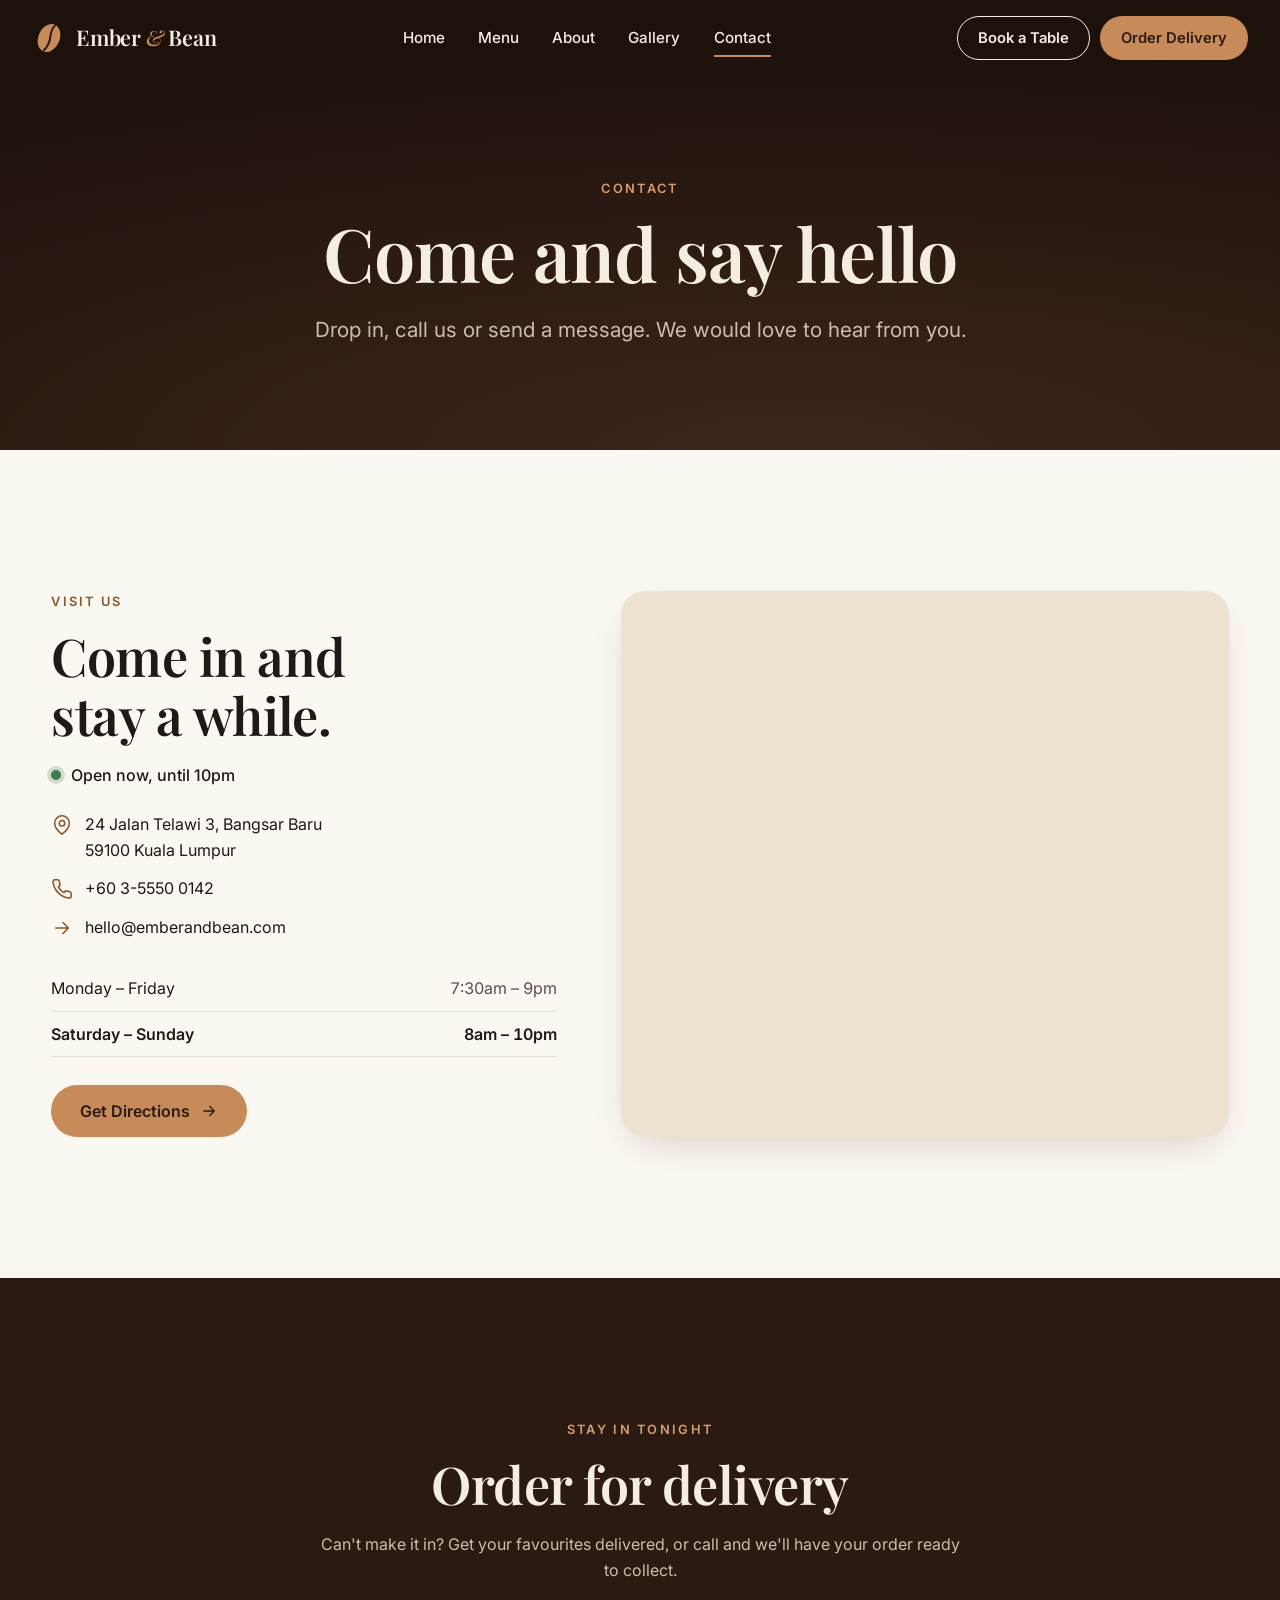
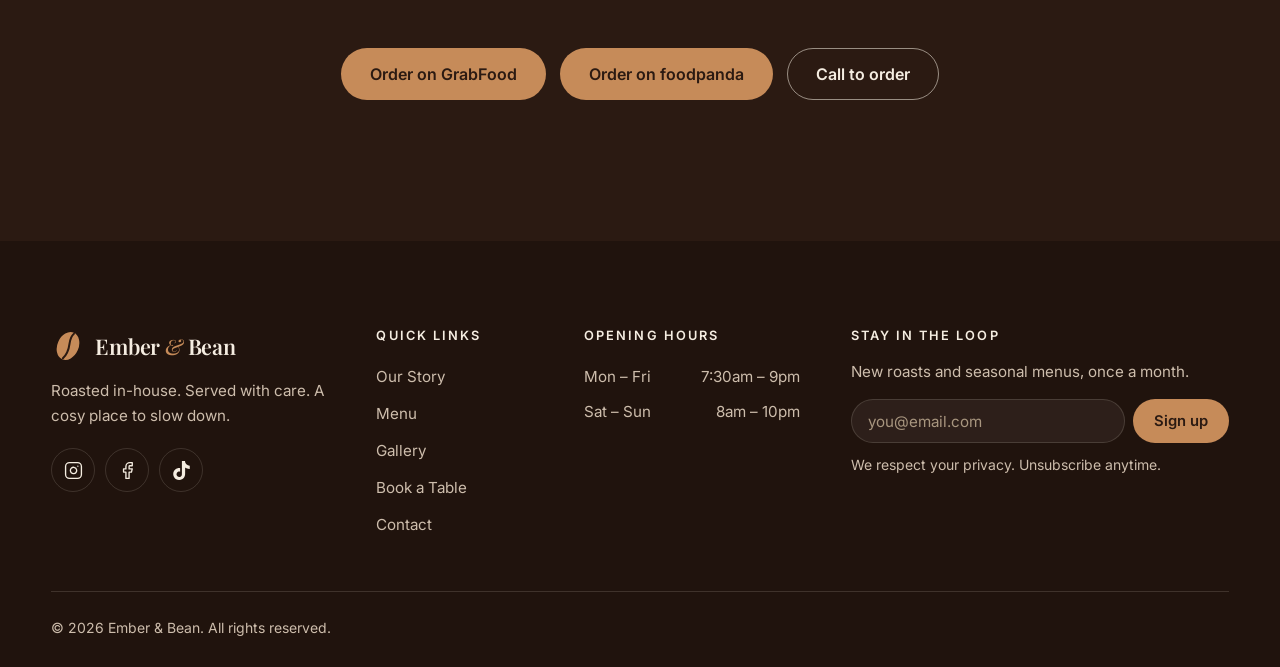
<file: contact.html>
<!DOCTYPE html>
<html lang="en-GB">
<head>
  <meta charset="utf-8">
  <meta name="viewport" content="width=device-width, initial-scale=1">
  <title>Contact | Ember &amp; Bean, Bangsar</title>
  <meta name="description" content="Find Ember &amp; Bean at 24 Jalan Telawi 3, Bangsar Baru, Kuala Lumpur. See our address, phone, email, opening hours, map and delivery options.">
  <meta name="theme-color" content="#2B1A12">
  <meta property="og:type" content="website">
  <meta property="og:site_name" content="Ember &amp; Bean">
  <meta property="og:title" content="Contact | Ember &amp; Bean, Bangsar">
  <meta property="og:description" content="Find Ember &amp; Bean at 24 Jalan Telawi 3, Bangsar Baru, Kuala Lumpur. See our address, phone, email, opening hours, map and delivery options.">
  <meta property="og:url" content="https://morshedsheikh11.github.io/ember-and-bean/contact.html">
  <meta property="og:image" content="https://images.unsplash.com/photo-1511081692775-05d0f180a065?w=1200&amp;h=630&amp;fit=crop&amp;q=70&amp;auto=format">
  <link rel="icon" href="data:image/svg+xml,%3Csvg xmlns='http://www.w3.org/2000/svg' viewBox='0 0 32 32'%3E%3Crect width='32' height='32' rx='8' fill='%232B1A12'/%3E%3Cellipse cx='16' cy='16' rx='8' ry='11' transform='rotate(24 16 16)' fill='%23C68B59'/%3E%3Cpath d='M20 6.500C14 12 19 19 12 25.500' stroke='%232B1A12' stroke-width='2' fill='none'/%3E%3C/svg%3E">
  <link rel="preconnect" href="https://fonts.googleapis.com">
  <link rel="preconnect" href="https://fonts.gstatic.com" crossorigin>
  <link rel="preconnect" href="https://images.unsplash.com">
  <link rel="stylesheet" href="https://fonts.googleapis.com/css2?family=Inter:wght@400;500;600&amp;family=Playfair+Display:ital,wght@0,500;0,600;0,700;1,500&amp;display=swap">
  <link rel="stylesheet" href="style.css?v=2">
  <script>document.documentElement.classList.add('js')</script>
</head>
<body>

<svg width="0" height="0" style="position:absolute" aria-hidden="true">
  <defs>
    <symbol id="i-menu" viewBox="0 0 24 24"><path d="M4 7h16M4 12h16M4 17h16"/></symbol>
    <symbol id="i-x" viewBox="0 0 24 24"><path d="M18 6 6 18M6 6l12 12"/></symbol>
    <symbol id="i-plus" viewBox="0 0 24 24"><path d="M12 5v14M5 12h14"/></symbol>
    <symbol id="i-minus" viewBox="0 0 24 24"><path d="M5 12h14"/></symbol>
    <symbol id="i-check" viewBox="0 0 24 24"><path d="M20 6 9 17l-5-5"/></symbol>
    <symbol id="i-arrow" viewBox="0 0 24 24"><path d="M5 12h14M13 6l6 6-6 6"/></symbol>
    <symbol id="i-bag" viewBox="0 0 24 24"><path d="M6 2 3 6v14a2 2 0 0 0 2 2h14a2 2 0 0 0 2-2V6l-3-4ZM3 6h18M16 10a4 4 0 0 1-8 0"/></symbol>
    <symbol id="i-truck" viewBox="0 0 24 24"><path d="M14 18V6a2 2 0 0 0-2-2H4a2 2 0 0 0-2 2v11a1 1 0 0 0 1 1h2M15 18H9M19 18h2a1 1 0 0 0 1-1v-3.650a1 1 0 0 0-.22-.624l-3.480-4.350A1 1 0 0 0 17.520 8H14"/><circle cx="17" cy="18" r="2"/><circle cx="7" cy="18" r="2"/></symbol>
    <symbol id="i-clock" viewBox="0 0 24 24"><circle cx="12" cy="12" r="10"/><path d="M12 6v6l4 2"/></symbol>
    <symbol id="i-pin" viewBox="0 0 24 24"><path d="M20 10c0 6-8 12-8 12s-8-6-8-12a8 8 0 0 1 16 0Z"/><circle cx="12" cy="10" r="3"/></symbol>
    <symbol id="i-phone" viewBox="0 0 24 24"><path d="M22 16.920v3a2 2 0 0 1-2.180 2 19.790 19.790 0 0 1-8.630-3.070 19.500 19.500 0 0 1-6-6 19.790 19.790 0 0 1-3.070-8.670A2 2 0 0 1 4.110 2h3a2 2 0 0 1 2 1.720 12.840 12.840 0 0 0 .7 2.810 2 2 0 0 1-.45 2.110L8.090 9.910a16 16 0 0 0 6 6l1.270-1.270a2 2 0 0 1 2.110-.45 12.840 12.840 0 0 0 2.810.7A2 2 0 0 1 22 16.920z"/></symbol>
    <symbol id="i-flame" viewBox="0 0 24 24"><path d="M8.500 14.500A2.500 2.500 0 0 0 11 12c0-1.380-.5-2-1-3-1.072-2.143-.224-4.054 2-6 .5 2.500 2 4.900 4 6.500 2 1.600 3 3.500 3 5.500a7 7 0 1 1-14 0c0-1.153.433-2.294 1-3a2.500 2.500 0 0 0 2.500 2.500z"/></symbol>
    <symbol id="i-leaf" viewBox="0 0 24 24"><path d="M11 20A7 7 0 0 1 9.800 6.100C15.500 5 17 4.480 19 2c1 2 2 4.180 2 8 0 5.500-4.780 10-10 10ZM2 21c0-3 1.850-5.360 5.080-6C9.500 14.520 12 13 13 12"/></symbol>
    <symbol id="i-calendar" viewBox="0 0 24 24"><rect x="3" y="4" width="18" height="18" rx="2"/><path d="M8 2v4M16 2v4M3 10h18"/></symbol>
    <symbol id="i-drop" viewBox="0 0 24 24"><path d="M12 22a7 7 0 0 0 7-7c0-2-1-3.900-3-5.500s-3.500-4-4-6.500c-.5 2.500-2 4.900-4 6.500C6 11.100 5 13 5 15a7 7 0 0 0 7 7z"/></symbol>
    <symbol id="i-cup" viewBox="0 0 24 24"><path d="M17 8h1a4 4 0 1 1 0 8h-1M3 8h14v9a4 4 0 0 1-4 4H7a4 4 0 0 1-4-4ZM6 2v2M10 2v2M14 2v2"/></symbol>
    <symbol id="i-replay" viewBox="0 0 24 24"><path d="M3 12a9 9 0 1 0 9-9 9.750 9.750 0 0 0-6.740 2.740L3 8M3 3v5h5"/></symbol>
    <symbol id="i-star" viewBox="0 0 24 24"><path class="fill" d="m12 2 3.090 6.260L22 9.270l-5 4.870 1.180 6.880L12 17.770l-6.180 3.250L7 14.140 2 9.270l6.910-1.010L12 2Z"/></symbol>
    <symbol id="i-instagram" viewBox="0 0 24 24"><rect x="2" y="2" width="20" height="20" rx="5"/><path d="M16 11.370A4 4 0 1 1 12.630 8 4 4 0 0 1 16 11.370zM17.500 6.500h.01"/></symbol>
    <symbol id="i-facebook" viewBox="0 0 24 24"><path d="M18 2h-3a5 5 0 0 0-5 5v3H7v4h3v8h4v-8h3l1-4h-4V7a1 1 0 0 1 1-1h3z"/></symbol>
    <symbol id="i-tiktok" viewBox="0 0 24 24"><path class="fill" d="M12.525.02c1.310-.02 2.610-.01 3.910-.02.08 1.530.63 3.090 1.750 4.170 1.120 1.110 2.700 1.620 4.240 1.790v4.030c-1.440-.05-2.890-.35-4.200-.97-.57-.26-1.100-.59-1.620-.93-.01 2.920.01 5.840-.02 8.750-.08 1.400-.54 2.790-1.350 3.940-1.310 1.920-3.580 3.170-5.910 3.210-1.430.08-2.860-.31-4.080-1.030-2.020-1.190-3.440-3.370-3.650-5.710-.02-.5-.03-1-.01-1.490.18-1.900 1.120-3.720 2.580-4.960 1.660-1.440 3.980-2.130 6.150-1.720.02 1.480-.04 2.960-.04 4.440-.99-.32-2.150-.23-3.020.37-.63.41-1.110 1.040-1.360 1.750-.21.51-.15 1.070-.14 1.610.24 1.640 1.820 3.020 3.500 2.870 1.120-.01 2.190-.66 2.770-1.610.19-.33.4-.67.41-1.060.1-1.790.06-3.570.07-5.360.01-4.030-.01-8.050.02-12.070z"/></symbol>
    <symbol id="logo-mark" viewBox="0 0 40 40">
      <ellipse class="lm-bean" cx="20" cy="20" rx="12.500" ry="17" transform="rotate(24 20 20)"/>
      <path class="lm-crease" d="M27 5.500C18 13 26 23 14 34.500"/>
    </symbol>
  </defs>
</svg>

<a class="skip-link" href="#main">Skip to content</a>

<header class="nav" id="nav">
  <div class="nav__inner">
    <a class="logo" href="index.html" aria-label="Ember &amp; Bean home">
        <svg class="logo__mark" aria-hidden="true"><use href="#logo-mark"/></svg>
        <span class="logo__text">Ember <em>&amp;</em> Bean</span>
    </a>

    <nav class="nav__links" aria-label="Main">
      <a href="index.html">Home</a>
      <a href="menu.html">Menu</a>
      <a href="about.html">About</a>
      <a href="gallery.html">Gallery</a>
      <a href="contact.html" class="is-active" aria-current="page">Contact</a>
    </nav>

    <div class="nav__actions">
      <a class="btn btn--outline btn--sm nav__book" href="book.html">Book a Table</a>
      <a class="btn btn--primary btn--sm" href="contact.html#delivery">Order Delivery</a>
      <button class="nav__toggle" id="navToggle" aria-expanded="false" aria-controls="mobileMenu" aria-label="Open menu">
        <svg class="icon" aria-hidden="true"><use href="#i-menu"/></svg>
      </button>
    </div>
  </div>

  <div class="mobile-menu" id="mobileMenu" hidden>
    <nav aria-label="Mobile">
      <a href="index.html">Home</a>
      <a href="menu.html">Menu</a>
      <a href="about.html">About</a>
      <a href="gallery.html">Gallery</a>
      <a href="contact.html" class="is-active" aria-current="page">Contact</a>
    </nav>
    <a class="btn btn--outline btn--block" href="book.html">Book a Table</a>
  </div>
</header>

<main id="main">

<section class="page-hero">
  <div class="container">
    <p class="eyebrow eyebrow--light">Contact</p>
    <h1>Come and say hello</h1>
    <p>Drop in, call us or send a message. We would love to hear from you.</p>
  </div>
</section>

<section class="section visit">
  <div class="container visit__grid">
    <div class="visit__info">
      <p class="eyebrow reveal">Visit us</p>
      <h2 class="reveal">Come in and stay a while.</h2>
      <p class="open-now reveal" id="openNow"></p>
      <ul class="contact reveal">
        <li><svg class="icon" aria-hidden="true"><use href="#i-pin"/></svg><span>24 Jalan Telawi 3, Bangsar Baru<br>59100 Kuala Lumpur</span></li>
        <li><svg class="icon" aria-hidden="true"><use href="#i-phone"/></svg><a href="tel:+60355500142">+60 3-5550 0142</a></li>
        <li><svg class="icon" aria-hidden="true"><use href="#i-arrow"/></svg><a href="mailto:hello@emberandbean.com">hello@emberandbean.com</a></li>
      </ul>
      <table class="hours reveal" id="hoursTable">
        <caption class="sr-only">Opening hours</caption>
        <tbody>
          <tr data-days="1,2,3,4,5"><th scope="row">Monday – Friday</th><td>7:30am – 9pm</td></tr>
          <tr data-days="0,6"><th scope="row">Saturday – Sunday</th><td>8am – 10pm</td></tr>
        </tbody>
      </table>
      <a class="btn btn--primary reveal" href="https://www.google.com/maps/dir/?api=1&amp;destination=24+Jalan+Telawi+3%2C+Bangsar+Baru%2C+59100+Kuala+Lumpur%2C+Malaysia" target="_blank" rel="noopener">Get Directions <svg class="icon icon--sm" aria-hidden="true"><use href="#i-arrow"/></svg></a>
    </div>
    <div class="visit__map reveal">
      <iframe title="Map showing Ember &amp; Bean at 24 Jalan Telawi 3, Bangsar Baru" src="https://maps.google.com/maps?q=24+Jalan+Telawi+3%2C+Bangsar+Baru%2C+59100+Kuala+Lumpur%2C+Malaysia&amp;z=16&amp;output=embed" loading="lazy" referrerpolicy="no-referrer-when-downgrade"></iframe>
    </div>
  </div>
</section>

<section class="section delivery" id="delivery">
  <div class="container">
    <div class="section__head">
      <p class="eyebrow eyebrow--light reveal">Stay in tonight</p>
      <h2 class="reveal">Order for delivery</h2>
      <p class="reveal">Can't make it in? Get your favourites delivered, or call and we'll have your order ready to collect.</p>
    </div>
    <div class="delivery__buttons reveal">
      <a class="btn btn--primary" href="https://food.grab.com/my/en/" target="_blank" rel="noopener">Order on GrabFood</a>
      <a class="btn btn--primary" href="https://www.foodpanda.my/" target="_blank" rel="noopener">Order on foodpanda</a>
      <a class="btn btn--light" href="tel:+60355500142">Call to order</a>
    </div>
  </div>
</section>

</main>

<footer class="footer">
  <!-- Photos: Unsplash (unsplash.com), free to use under the Unsplash Licence. -->
  <div class="container footer__grid">
    <div class="footer__brand">
      <a class="logo logo--light" href="index.html" aria-label="Ember &amp; Bean home">
        <svg class="logo__mark" aria-hidden="true"><use href="#logo-mark"/></svg>
        <span class="logo__text">Ember <em>&amp;</em> Bean</span>
      </a>
      <p>Roasted in-house. Served with care. A cosy place to slow down.</p>
      <ul class="socials">
        <li><a href="https://instagram.com/emberandbean" target="_blank" rel="noopener" aria-label="Instagram"><svg class="icon" aria-hidden="true"><use href="#i-instagram"/></svg></a></li>
        <li><a href="https://facebook.com/emberandbean" target="_blank" rel="noopener" aria-label="Facebook"><svg class="icon" aria-hidden="true"><use href="#i-facebook"/></svg></a></li>
        <li><a href="https://tiktok.com/@emberandbean" target="_blank" rel="noopener" aria-label="TikTok"><svg class="icon" aria-hidden="true"><use href="#i-tiktok"/></svg></a></li>
      </ul>
    </div>
    <div>
      <h2 class="footer__title">Quick links</h2>
      <ul class="footer__links">
        <li><a href="about.html">Our Story</a></li>
        <li><a href="menu.html">Menu</a></li>
        <li><a href="gallery.html">Gallery</a></li>
        <li><a href="book.html">Book a Table</a></li>
        <li><a href="contact.html">Contact</a></li>
      </ul>
    </div>
    <div>
      <h2 class="footer__title">Opening hours</h2>
      <ul class="footer__hours">
        <li><span>Mon – Fri</span><span>7:30am – 9pm</span></li>
        <li><span>Sat – Sun</span><span>8am – 10pm</span></li>
      </ul>
    </div>
    <div>
      <h2 class="footer__title">Stay in the loop</h2>
      <p>New roasts and seasonal menus, once a month.</p>
      <!-- To collect sign-ups, connect a mailing service: set its address as the action and name the field. -->
      <form class="newsletter" action="#newsletter-confirmed">
        <label class="sr-only" for="nlEmail">Email address</label>
        <input id="nlEmail" type="email" autocomplete="email" placeholder="you@email.com" required>
        <button class="btn btn--primary btn--sm" type="submit">Sign up</button>
      </form>
      <p class="newsletter__msg" id="newsletter-confirmed">Thanks! You're on the list.</p>
      <p class="newsletter__note">We respect your privacy. Unsubscribe anytime.</p>
    </div>
  </div>
  <div class="container footer__bottom">
    <p>&copy; 2026 Ember &amp; Bean. All rights reserved.</p>
  </div>
</footer>

<script src="script.js?v=2" defer></script>
</body>
</html>
</file>
<file: style.css>
/* Ember & Bean ------------------------------------------------------------ */
:root {
  --color-primary: #2B1A12;
  --color-primary-light: #3A261B;
  --color-primary-lighter: #4A3226;
  --color-bg: #F5EDE1;
  --color-bg-dark: #EDE1D0;
  --color-bg-alt: #FBF7F1;
  --color-accent: #C68B59;
  --color-accent-light: #D69C6B;
  --color-accent-dark: #8A5529; /* caramel dark enough for text on cream */
  --color-text: #1F1A17;
  --color-text-muted: #5C4F46;
  --color-text-on-dark: #F5EDE1;
  --color-text-on-dark-muted: #CDBDAC;
  --color-border: rgba(43, 26, 18, .12);
  --color-border-on-dark: rgba(245, 237, 225, .14);
  --color-error: #A8321F;
  --color-success: #3E7A4E;

  --font-heading: "Playfair Display", Georgia, "Times New Roman", serif;
  --font-body: "Inter", system-ui, -apple-system, "Segoe UI", Roboto, sans-serif;

  --r-sm: 10px;
  --r: 16px;
  --r-lg: 24px;
  --shadow-sm: 0 2px 10px rgba(43, 26, 18, .06);
  --shadow: 0 14px 40px -14px rgba(43, 26, 18, .22);
  --shadow-lg: 0 30px 70px -24px rgba(43, 26, 18, .38);

  --ease: cubic-bezier(.22, .7, .25, 1);
  --nav-h: 76px;
}

*, *::before, *::after { box-sizing: border-box; }
html { scroll-behavior: smooth; scroll-padding-top: calc(var(--nav-h) + 12px); -webkit-text-size-adjust: 100%; }
body {
  margin: 0;
  font-family: var(--font-body);
  font-size: 1rem;
  line-height: 1.65;
  color: var(--color-text);
  background: var(--color-primary);
  -webkit-font-smoothing: antialiased;
  overflow-x: clip;
}
body.is-locked { overflow: hidden; }
img, svg, iframe { display: block; max-width: 100%; }
img { height: auto; background: var(--color-bg-dark); }
ul, ol { list-style: none; margin: 0; padding: 0; }
figure, blockquote, dl, dd { margin: 0; }
h1, h2, h3 { font-family: var(--font-heading); font-weight: 600; line-height: 1.14; margin: 0; letter-spacing: -.01em; text-wrap: balance; }
h2 { font-size: clamp(2rem, 1.4rem + 2.4vw, 3.25rem); }
h3 { font-size: 1.3rem; }
p { margin: 0 0 1em; text-wrap: pretty; }
a { color: inherit; }
button, input, select, textarea { font: inherit; color: inherit; }
button { cursor: pointer; }
:focus-visible { outline: 2.5px solid var(--color-accent); outline-offset: 3px; border-radius: 4px; }
[hidden] { display: none !important; }

.icon { width: 22px; height: 22px; fill: none; stroke: currentColor; stroke-width: 1.7; stroke-linecap: round; stroke-linejoin: round; flex: none; }
.icon--sm { width: 18px; height: 18px; }
.fill { fill: currentColor; stroke: none; }
.sr-only { position: absolute; width: 1px; height: 1px; overflow: hidden; clip-path: inset(50%); white-space: nowrap; }

.skip-link { position: fixed; left: 16px; top: -60px; z-index: 200; background: var(--color-bg); color: var(--color-text); padding: 10px 16px; border-radius: var(--r-sm); transition: top .2s; }
.skip-link:focus { top: 12px; }

.container { width: min(1240px, 100% - clamp(40px, 8vw, 112px)); margin-inline: auto; }
.section { padding-block: clamp(80px, 11vw, 150px); background: var(--color-bg-alt); position: relative; }
.section__head { max-width: 640px; margin: 0 auto clamp(40px, 5vw, 64px); text-align: center; }
.section__head p:last-child { color: var(--color-text-muted); margin: 18px 0 0; }
.eyebrow { font-size: .8rem; font-weight: 600; letter-spacing: .18em; text-transform: uppercase; color: var(--color-accent-dark); margin: 0 0 14px; }
.section__head .eyebrow { margin-bottom: 14px; color: var(--color-accent-dark); }
.eyebrow--light, .section__head .eyebrow--light { color: var(--color-accent-light); }
.lead { font-size: 1.125rem; }

/* Buttons ----------------------------------------------------------------- */
.btn {
  display: inline-flex; align-items: center; justify-content: center; gap: 10px;
  min-height: 52px; padding: 0 28px;
  font-weight: 600; font-size: 1rem; text-decoration: none; white-space: nowrap;
  border-radius: 999px; border: 1.5px solid transparent; background: none;
  transition: transform .3s var(--ease), background-color .3s var(--ease), color .3s var(--ease), border-color .3s var(--ease), box-shadow .3s var(--ease);
}
.btn:active { transform: translateY(0) scale(.98); }
.btn--sm { min-height: 44px; padding: 0 20px; font-size: .925rem; }
.btn--block { width: 100%; }
.btn--primary { background: var(--color-accent); color: var(--color-primary); }
.btn--primary:hover { background: var(--color-accent-light); transform: translateY(-2px); box-shadow: 0 12px 26px -10px rgba(198, 139, 89, .75); }
.btn--light { background: transparent; color: var(--color-bg); border-color: rgba(245, 237, 225, .55); }
.btn--light:hover { background: var(--color-bg); color: var(--color-primary); border-color: var(--color-bg); transform: translateY(-2px); }
.btn--outline { color: inherit; border-color: currentColor; }
.btn--outline:hover { background: var(--color-bg); color: var(--color-primary); border-color: var(--color-bg); transform: translateY(-2px); }
.btn--outline-dark { color: var(--color-primary); border-color: var(--color-primary); }
.btn--outline-dark:hover { background: var(--color-primary); color: var(--color-bg); transform: translateY(-2px); }

/* Nav --------------------------------------------------------------------- */
.nav { position: fixed; inset: 0 0 auto; z-index: 60; color: var(--color-bg); transition: background-color .4s var(--ease), color .4s var(--ease), box-shadow .4s var(--ease); }
.nav__inner { height: var(--nav-h); width: min(1320px, 100% - clamp(32px, 5vw, 80px)); margin-inline: auto; display: flex; align-items: center; justify-content: space-between; gap: 24px; }
.nav.is-solid { background: rgba(251, 247, 241, .92); backdrop-filter: blur(14px); -webkit-backdrop-filter: blur(14px); color: var(--color-primary); box-shadow: 0 1px 0 var(--color-border); }
.nav.is-solid .btn--outline:hover { background: var(--color-primary); color: var(--color-bg); border-color: var(--color-primary); }
.nav.is-open { background: var(--color-primary); color: var(--color-bg); box-shadow: none; }

.logo { display: inline-flex; align-items: center; gap: 10px; text-decoration: none; color: inherit; }
.logo__mark { width: 34px; height: 34px; }
.lm-bean { fill: var(--color-accent); }
.lm-crease { fill: none; stroke: var(--color-primary); stroke-width: 2.4; stroke-linecap: round; }
.logo__text { font-family: var(--font-heading); font-size: 1.35rem; font-weight: 600; letter-spacing: -.01em; white-space: nowrap; }
.logo__text em { color: var(--color-accent); font-weight: 500; }
.nav.is-solid:not(.is-open) .logo__text em { color: var(--color-accent-dark); }

.nav__links { display: flex; gap: clamp(20px, 2.6vw, 38px); }
.nav__links a { position: relative; text-decoration: none; font-size: .95rem; font-weight: 500; padding: 8px 0; }
.nav__links a::after { content: ""; position: absolute; left: 0; right: 0; bottom: 2px; height: 1.5px; background: var(--color-accent); transform: scaleX(0); transform-origin: left; transition: transform .35s var(--ease); }
.nav__links a:hover::after, .nav__links a.is-active::after { transform: scaleX(1); }
.nav__actions { display: flex; align-items: center; gap: 10px; }
.nav__toggle { display: none; width: 44px; height: 44px; align-items: center; justify-content: center; background: none; border: 0; border-radius: var(--r-sm); margin-right: -8px; }

.mobile-menu { position: absolute; top: var(--nav-h); left: 0; right: 0; height: calc(100dvh - var(--nav-h)); background: var(--color-primary); padding: 16px clamp(20px, 5vw, 40px) 32px; display: flex; flex-direction: column; gap: 24px; overflow-y: auto; animation: menu-in .35s var(--ease); }
.mobile-menu nav a { display: block; padding: 14px 0; font-family: var(--font-heading); font-size: 1.75rem; text-decoration: none; border-bottom: 1px solid var(--color-border-on-dark); }
.mobile-menu .btn--outline:hover { background: var(--color-bg); color: var(--color-primary); }
@keyframes menu-in { from { opacity: 0; transform: translateY(-10px); } }

/* Hero -------------------------------------------------------------------- */
.hero { position: relative; height: 460vh; background: var(--color-primary); }
.hero.is-auto { height: auto; }
.hero__sticky { position: sticky; top: 0; height: 100vh; height: 100svh; overflow: hidden; background: radial-gradient(120% 90% at 62% 100%, #3d2519 0%, var(--color-primary) 58%, #1d110b 100%); }
.hero__glow { position: absolute; left: 62%; bottom: -8%; width: 90vmin; height: 90vmin; transform: translateX(-50%); border-radius: 50%; background: radial-gradient(closest-side, rgba(198, 139, 89, .34), rgba(198, 139, 89, 0)); opacity: .9; pointer-events: none; }
.hero__stage { position: absolute; right: max(2vw, calc(50% - 720px)); bottom: 0; width: min(64vw, 100svh); height: min(64vw, 100svh); transform-origin: 43% 72%; will-change: transform; }
.hero__stage svg { width: 100%; height: 100%; overflow: visible; }
.hero__canvas { position: absolute; inset: 0; width: 100%; height: 100%; pointer-events: none; }

.hero__copy { position: absolute; inset: 0; display: grid; align-items: center; width: min(1240px, 100% - clamp(40px, 8vw, 112px)); margin-inline: auto; pointer-events: none; }
.hero__copy > * { grid-area: 1 / 1; max-width: min(40vw, 560px); }
.hero__caption { margin: 0; font-family: var(--font-heading); font-weight: 500; font-size: clamp(2.1rem, 1.3rem + 2.8vw, 3.75rem); line-height: 1.12; letter-spacing: -.01em; color: var(--color-bg); text-wrap: balance; opacity: 0; will-change: opacity, transform; }
.hero__kicker { display: block; font-family: var(--font-body); font-size: .8rem; font-weight: 600; letter-spacing: .2em; text-transform: uppercase; color: var(--color-accent-light); margin-bottom: 18px; }
.hero__final h1 { font-size: clamp(2.7rem, 1.5rem + 3.9vw, 5rem); line-height: 1.05; color: var(--color-bg); }
.hero__sub { font-size: clamp(1.05rem, 1rem + .4vw, 1.3rem); color: var(--color-text-on-dark-muted); margin: 22px 0 32px; max-width: 30em; }
.hero__cta { display: flex; flex-wrap: wrap; gap: 14px; pointer-events: auto; }

.js .hero__final [data-final] { opacity: 0; will-change: opacity, transform; }

.hero__rail { position: absolute; left: max(calc((100% - 1240px) / 2), clamp(20px, 4vw, 56px)); bottom: 40px; width: 180px; height: 2px; background: rgba(245, 237, 225, .18); display: flex; justify-content: space-between; align-items: center; }
.hero__rail-fill { position: absolute; left: 0; top: 0; bottom: 0; width: 100%; background: var(--color-accent); transform: scaleX(0); transform-origin: left; }
.hero__rail i { position: relative; width: 8px; height: 8px; border-radius: 50%; background: #5f4638; transition: background-color .3s; }
.hero__rail i.is-on { background: var(--color-accent); }
.hero__replay { position: absolute; right: max(calc((100% - 1240px) / 2), clamp(20px, 4vw, 56px)); bottom: 26px; display: inline-flex; align-items: center; gap: 8px; min-height: 44px; padding: 0 6px; color: var(--color-text-on-dark-muted); font-size: .875rem; text-decoration: none; background: none; border: 0; transition: color .3s, opacity .3s; }
.hero__replay:hover { color: var(--color-bg); }

/* Scroll story collapses to one screen (mobile, reduced motion, no JS) */
.hero.is-auto .hero__rail { display: none; }
.hero.is-static .hero__replay { display: none; }
.hero.is-auto .hero__stage { bottom: 44px; }
.hero.is-auto .hero__replay { right: auto; left: 50%; transform: translateX(-50%); bottom: 2px; }
html:not(.js) .hero { height: auto; }
html:not(.js) .hero__rail, html:not(.js) .hero__caption { display: none; }

@media (max-width: 1023px) {
  .hero__glow { left: 50%; }
  .hero__stage { left: 50%; right: auto; width: min(100vw, 620px, 78svh); height: min(50svh, 82vw); transform: translateX(-50%); transform-origin: 50% 75%; }
  .hero__copy { align-items: start; padding-top: calc(var(--nav-h) + clamp(8px, 3svh, 40px)); text-align: center; justify-items: center; }
  .hero__copy > * { max-width: 620px; }
  .hero__cta { justify-content: center; }
  .hero__sub { margin: 14px auto 20px; }
  .hero__rail { display: none; }
  .hero__caption { font-size: clamp(1.9rem, 1.3rem + 2.6vw, 3rem); }
  .hero__final h1 { font-size: clamp(2.3rem, 1.5rem + 3.2vw, 3.6rem); }
}
@media (max-width: 480px) {
  .hero__cta .btn { flex: 1 1 0; padding: 0 12px; min-height: 48px; }
}

/* Story ------------------------------------------------------------------- */
.story { background: var(--color-bg); }
.story__grid { display: grid; grid-template-columns: 1fr 1fr; gap: clamp(48px, 7vw, 110px); align-items: center; }
.story__media { position: relative; padding-bottom: 48px; padding-right: 40px; }
.story__img { width: 100%; aspect-ratio: 9 / 11; object-fit: cover; border-radius: var(--r-lg); box-shadow: var(--shadow-lg); }
.story__inset { position: absolute; right: 0; bottom: 0; width: 42%; aspect-ratio: 1; object-fit: cover; border-radius: var(--r); border: 6px solid var(--color-bg); box-shadow: var(--shadow); }
.story__text h2 { margin-bottom: 24px; }
.story__text p:not(.eyebrow) { color: var(--color-text-muted); }
.story__text .lead { color: var(--color-text); }
.stats { display: grid; grid-template-columns: repeat(3, 1fr); gap: 20px; margin-top: 36px; padding-top: 32px; border-top: 1px solid var(--color-border); }
.stats .icon { color: var(--color-accent-dark); margin-bottom: 12px; }
.stats strong { display: block; font-family: var(--font-heading); font-size: 1.15rem; font-weight: 600; line-height: 1.25; }
.stats span { display: block; font-size: .875rem; color: var(--color-text-muted); line-height: 1.4; margin-top: 4px; }

/* Menu -------------------------------------------------------------------- */
.tabs { display: flex; justify-content: center; flex-wrap: wrap; gap: 8px; margin-bottom: clamp(32px, 4vw, 52px); }
.tab { min-height: 44px; padding: 0 22px; border-radius: 999px; border: 1.5px solid var(--color-border); background: transparent; font-weight: 500; font-size: .95rem; transition: background-color .3s var(--ease), color .3s var(--ease), border-color .3s var(--ease); }
.tab:hover { border-color: var(--color-primary); }
.tab[aria-selected="true"] { background: var(--color-primary); border-color: var(--color-primary); color: var(--color-bg); }

.menu__grid { display: grid; grid-template-columns: repeat(3, 1fr); gap: clamp(18px, 2.2vw, 30px); min-height: 480px; }
.card { display: flex; flex-direction: column; background: #fff; border-radius: var(--r-lg); overflow: hidden; box-shadow: var(--shadow-sm); transition: transform .45s var(--ease), box-shadow .45s var(--ease); animation: card-in .55s var(--ease) both; animation-delay: calc(var(--i) * 55ms); }
@keyframes card-in { from { opacity: 0; transform: translateY(18px); } }
.card:hover { transform: translateY(-5px); box-shadow: var(--shadow); }
.card__media { aspect-ratio: 4 / 3; overflow: hidden; background: var(--color-bg-dark); }
.card__media img { width: 100%; height: 100%; object-fit: cover; transition: transform .8s var(--ease); }
.card:hover .card__media img { transform: scale(1.05); }
.card__body { display: flex; flex-direction: column; flex: 1; padding: 20px 22px 22px; }
.card__top { display: flex; justify-content: space-between; align-items: baseline; gap: 14px; margin-bottom: 6px; }
.card__name { font-size: 1.2rem; }
.card__price { font-weight: 600; white-space: nowrap; color: var(--color-accent-dark); }
.card__desc { color: var(--color-text-muted); font-size: .94rem; margin-bottom: 18px; flex: 1; }

/* Book -------------------------------------------------------------------- */
.book { background: var(--color-bg); }
.book__grid { display: grid; grid-template-columns: 5fr 6fr; gap: clamp(32px, 5vw, 72px); align-items: stretch; }
.book__media { position: relative; border-radius: var(--r-lg); overflow: hidden; box-shadow: var(--shadow-lg); min-height: 360px; }
.book__media img { position: absolute; inset: 0; width: 100%; height: 100%; object-fit: cover; }
.book__note { position: absolute; left: 16px; right: 16px; bottom: 16px; display: flex; gap: 12px; align-items: center; padding: 14px 18px; border-radius: var(--r); background: rgba(251, 247, 241, .94); box-shadow: var(--shadow-sm); }
.book__note .icon { color: var(--color-accent-dark); }
.book__note p { margin: 0; font-size: .925rem; line-height: 1.4; }
.book__panel { background: var(--color-bg-alt); border-radius: var(--r-lg); box-shadow: var(--shadow); padding: clamp(24px, 3.6vw, 48px); }
.book__panel h2 { margin-bottom: 28px; font-size: clamp(1.9rem, 1.4rem + 1.8vw, 2.75rem); }
.form-grid { display: grid; grid-template-columns: 1fr 1fr; gap: 18px; margin-bottom: 26px; }

.success { text-align: center; padding: 28px 8px; outline: none; animation: card-in .6s var(--ease) both; --i: 0; }
.success__icon { width: 64px; height: 64px; margin: 0 auto 18px; display: grid; place-items: center; border-radius: 50%; background: var(--color-success); color: #fff; }
.success h3 { font-size: 1.6rem; margin-bottom: 10px; }
.success p { color: var(--color-text-muted); margin-bottom: 22px; }

/* Process ----------------------------------------------------------------- */
.process { background: var(--color-primary); color: var(--color-text-on-dark); }
.steps { display: grid; grid-template-columns: repeat(4, 1fr); gap: clamp(20px, 3vw, 40px); position: relative; counter-reset: step; }
.steps::before { content: ""; position: absolute; left: 12%; right: 12%; top: 36px; height: 1px; background: linear-gradient(90deg, transparent, var(--color-accent), var(--color-accent), transparent); opacity: .5; }
.steps li { text-align: center; position: relative; }
.steps__icon { width: 72px; height: 72px; margin: 0 auto 20px; display: grid; place-items: center; border-radius: 50%; background: var(--color-primary-light); border: 1px solid var(--color-accent); color: var(--color-accent-light); transition: background-color .4s var(--ease), color .4s var(--ease), transform .4s var(--ease); }
.steps li:hover .steps__icon { background: var(--color-accent); color: var(--color-primary); transform: translateY(-4px); }
.steps__icon .icon { width: 28px; height: 28px; }
.steps h3 { margin-bottom: 8px; }
.steps p { color: var(--color-text-on-dark-muted); font-size: .96rem; margin: 0 auto; max-width: 24ch; }

/* Gallery ----------------------------------------------------------------- */
.gallery { background: var(--color-bg-alt); }
.gallery__grid { display: grid; grid-template-columns: repeat(4, 1fr); grid-auto-rows: clamp(150px, 17vw, 230px); grid-auto-flow: dense; gap: clamp(10px, 1.4vw, 18px); }
.gallery__grid figure { overflow: hidden; border-radius: var(--r); background: var(--color-bg-dark); }
.gallery__grid img { width: 100%; height: 100%; object-fit: cover; transition: transform 1s var(--ease); }
.gallery__grid figure:hover img { transform: scale(1.06); }
.g-tall { grid-row: span 2; }
.g-wide { grid-column: span 2; }

/* Reviews ----------------------------------------------------------------- */
.reviews { background: var(--color-bg); }
.reviews__grid { display: grid; grid-template-columns: repeat(3, 1fr); gap: clamp(18px, 2.2vw, 30px); }
.review { background: var(--color-bg-alt); border-radius: var(--r-lg); padding: clamp(24px, 2.6vw, 36px); box-shadow: var(--shadow-sm); display: flex; flex-direction: column; gap: 18px; transition: transform .45s var(--ease), box-shadow .45s var(--ease); }
.review:hover { transform: translateY(-4px); box-shadow: var(--shadow); }
.stars { display: flex; gap: 3px; color: var(--color-accent); }
.stars .icon { width: 19px; height: 19px; }
.review blockquote { font-family: var(--font-heading); font-size: 1.2rem; line-height: 1.5; flex: 1; }
.review figcaption { font-weight: 600; font-size: .95rem; color: var(--color-text-muted); }

/* Visit ------------------------------------------------------------------- */
.visit { background: var(--color-bg-alt); }
.visit__grid { display: grid; grid-template-columns: 5fr 6fr; gap: clamp(32px, 5vw, 72px); align-items: stretch; }
.open-now { display: inline-flex; align-items: center; gap: 10px; margin: 18px 0 22px; font-weight: 500; }
.open-now::before { content: ""; width: 10px; height: 10px; border-radius: 50%; background: var(--dot, var(--color-success)); box-shadow: 0 0 0 4px color-mix(in srgb, var(--dot, var(--color-success)) 22%, transparent); }
.contact { display: grid; gap: 12px; margin-bottom: 26px; }
.contact li { display: flex; gap: 12px; align-items: flex-start; }
.contact .icon { color: var(--color-accent-dark); margin-top: 3px; }
.contact a { text-decoration: none; }
.contact a:hover { text-decoration: underline; }
.hours { width: 100%; border-collapse: collapse; margin-bottom: 28px; }
.hours th, .hours td { padding: 9px 0; border-bottom: 1px solid var(--color-border); font-weight: 400; text-align: left; }
.hours td { text-align: right; color: var(--color-text-muted); font-variant-numeric: tabular-nums; }
.hours tr.is-today th, .hours tr.is-today td { font-weight: 600; color: var(--color-text); }
.visit__map { border-radius: var(--r-lg); overflow: hidden; box-shadow: var(--shadow); min-height: 420px; background: var(--color-bg-dark); }
.visit__map iframe { width: 100%; height: 100%; min-height: 420px; border: 0; }

/* Footer ------------------------------------------------------------------ */
.footer { background: #20130D; color: var(--color-text-on-dark-muted); padding: clamp(56px, 7vw, 88px) 0 28px; font-size: .95rem; }
.footer__grid { display: grid; grid-template-columns: 1.4fr .8fr 1.1fr 1.4fr; gap: clamp(32px, 4vw, 56px); }
.logo--light { color: var(--color-bg); margin-bottom: 14px; }
.footer__title { font-family: var(--font-body); font-size: .8rem; font-weight: 600; letter-spacing: .16em; text-transform: uppercase; color: var(--color-bg); margin-bottom: 16px; }
.footer__links { display: grid; gap: 2px; }
.footer__links a { text-decoration: none; display: inline-block; padding: 5px 0; transition: color .25s; }
.footer__links a:hover { color: var(--color-accent-light); }
.footer__hours li { display: flex; justify-content: space-between; gap: 16px; padding: 5px 0; }
.socials { display: flex; gap: 10px; margin-top: 20px; }
.socials a { width: 44px; height: 44px; display: grid; place-items: center; border-radius: 50%; border: 1px solid var(--color-border-on-dark); color: var(--color-bg); transition: background-color .3s var(--ease), color .3s var(--ease), transform .3s var(--ease); }
.socials a:hover { background: var(--color-accent); color: var(--color-primary); transform: translateY(-2px); }
.socials .icon { width: 19px; height: 19px; }
.newsletter { display: flex; gap: 8px; }
.newsletter input { flex: 1; min-width: 0; min-height: 44px; padding: 0 16px; border-radius: 999px; border: 1px solid var(--color-border-on-dark); background: rgba(245, 237, 225, .06); color: var(--color-bg); }
.newsletter input::placeholder { color: #A8967F; }
.newsletter__msg { margin: 10px 0 0; font-size: .875rem; color: var(--color-accent-light); min-height: 1.4em; }
.footer__bottom { display: flex; justify-content: space-between; flex-wrap: wrap; gap: 8px 24px; margin-top: 48px; padding-top: 24px; border-top: 1px solid var(--color-border-on-dark); font-size: .875rem; }
.footer__bottom p { margin: 0; }

/* Form fields ------------------------------------------------------------- */
.field { display: flex; flex-direction: column; gap: 6px; min-width: 0; }
.field label { font-size: .9rem; font-weight: 500; }
.optional { color: var(--color-text-muted); font-weight: 400; }
.field input, .field select, .field textarea {
  width: 100%; min-height: 50px; padding: 12px 16px; border-radius: var(--r-sm);
  border: 1.5px solid rgba(43, 26, 18, .2); background: #fff; color: var(--color-text);
  transition: border-color .25s, box-shadow .25s;
}
.field textarea { resize: vertical; min-height: 76px; }
.field input:focus, .field select:focus, .field textarea:focus { outline: none; border-color: var(--color-accent-dark); box-shadow: 0 0 0 3px rgba(198, 139, 89, .3); }
.field--full { grid-column: 1 / -1; }

/* Inner pages -------------------------------------------------------------- */
.page-hero { padding: calc(var(--nav-h) + clamp(56px, 8vw, 104px)) 0 clamp(56px, 8vw, 104px); text-align: center; color: var(--color-bg); background: radial-gradient(120% 90% at 62% 100%, #3d2519 0%, var(--color-primary) 58%, #1d110b 100%); }
.page-hero h1 { font-size: clamp(2.7rem, 1.5rem + 3.9vw, 5rem); line-height: 1.05; }
.page-hero p:last-child { max-width: 34em; margin: 22px auto 0; font-size: clamp(1.05rem, 1rem + .4vw, 1.3rem); color: var(--color-text-on-dark-muted); }
.story__cta { margin: 32px 0 0; }
.section__foot { display: flex; justify-content: center; flex-wrap: wrap; gap: 14px; margin-top: clamp(32px, 4vw, 52px); }
.menu__grid--four { grid-template-columns: repeat(4, 1fr); min-height: 0; }
.delivery { background: var(--color-primary); color: var(--color-text-on-dark); text-align: center; }
.delivery .section__head p:last-child { color: var(--color-text-on-dark-muted); }
.delivery__buttons { display: flex; justify-content: center; flex-wrap: wrap; gap: 14px; }
.book__cta { align-self: center; }
.book__cta > p:not(.eyebrow) { color: var(--color-text-muted); margin-bottom: 26px; }
.book__info { margin-top: 28px; display: grid; gap: 14px; }
.book__info strong { display: block; }
.book__info p { margin: 0; color: var(--color-text-muted); }
.success { display: none; }
.success:target { display: block; }
.success:target ~ form { display: none; }
.newsletter__msg { display: none; }
.newsletter__msg:target { display: block; }
.newsletter__note { margin: 10px 0 0; font-size: .875rem; }
.not-found { min-height: 100vh; display: flex; flex-direction: column; justify-content: center; align-items: center; gap: 22px; padding: calc(var(--nav-h) + 48px) 24px 64px; text-align: center; color: var(--color-bg); background: radial-gradient(120% 90% at 62% 100%, #3d2519 0%, var(--color-primary) 58%, #1d110b 100%); }
.not-found h1 { font-size: clamp(2.7rem, 1.5rem + 3.9vw, 5rem); line-height: 1.05; }
.not-found p:not(.eyebrow) { margin: 0; color: var(--color-text-on-dark-muted); font-size: 1.125rem; }

/* Reveal ------------------------------------------------------------------ */
.js .reveal { opacity: 0; transform: translateY(26px); transition: opacity .9s var(--ease), transform .9s var(--ease); transition-delay: var(--d, 0ms); }
.js .reveal.is-in { opacity: 1; transform: none; }

/* Responsive -------------------------------------------------------------- */
@media (max-width: 1100px) {
  .nav__links { display: none; }
  .nav__toggle { display: inline-flex; }
  .menu__grid, .menu__grid--four { grid-template-columns: repeat(2, 1fr); }
  .footer__grid { grid-template-columns: 1fr 1fr; }
}
@media (max-width: 900px) {
  .story__grid, .book__grid, .visit__grid { grid-template-columns: minmax(0, 1fr); }
  .story__media { max-width: 560px; margin-inline: auto; width: 100%; }
  .book__media { min-height: 0; height: clamp(280px, 56vw, 460px); }
  .steps { grid-template-columns: repeat(2, 1fr); row-gap: 44px; }
  .steps::before { display: none; }
  .reviews__grid { grid-template-columns: 1fr; }
  .gallery__grid { grid-template-columns: repeat(2, 1fr); grid-auto-rows: 42vw; }
}
@media (max-width: 640px) {
  :root { --nav-h: 64px; }
  .nav__book { display: none; }
  .delivery__buttons .btn { width: 100%; }
  .logo__mark { width: 30px; height: 30px; }
  .logo__text { font-size: 1.15rem; }
  .nav__actions .btn { min-height: 44px; padding: 0 16px; font-size: .875rem; }
  .menu__grid, .menu__grid--four { grid-template-columns: 1fr; }
  .tabs { flex-wrap: nowrap; justify-content: flex-start; overflow-x: auto; margin-inline: calc(clamp(40px, 8vw, 112px) / -2); padding-inline: calc(clamp(40px, 8vw, 112px) / 2); scrollbar-width: none; }
  .tabs::-webkit-scrollbar { display: none; }
  .tab { flex: none; }
  .stats { grid-template-columns: 1fr; gap: 16px; }
  .stats li { display: grid; grid-template-columns: 34px 1fr; column-gap: 8px; }
  .stats .icon { grid-row: span 2; margin: 2px 0 0; }
  .stats span { margin-top: 0; }
  .form-grid { grid-template-columns: 1fr; }
  .footer__grid { grid-template-columns: minmax(0, 1fr); }
}

@media (max-width: 360px) {
  .nav__inner { gap: 8px; width: calc(100% - 24px); }
  .logo__mark { display: none; }
  .logo__text { font-size: 1rem; }
  .nav__actions { gap: 2px; }
  .nav__actions .btn { padding: 0 10px; font-size: .8rem; }
}

/* Reduced motion ---------------------------------------------------------- */
@media (prefers-reduced-motion: reduce) {
  html { scroll-behavior: auto; }
  *, *::before, *::after { animation-duration: .01ms !important; animation-delay: 0ms !important; animation-iteration-count: 1 !important; transition-duration: .01ms !important; transition-delay: 0ms !important; }
  .js .reveal { opacity: 1; transform: none; }
}
</file>
